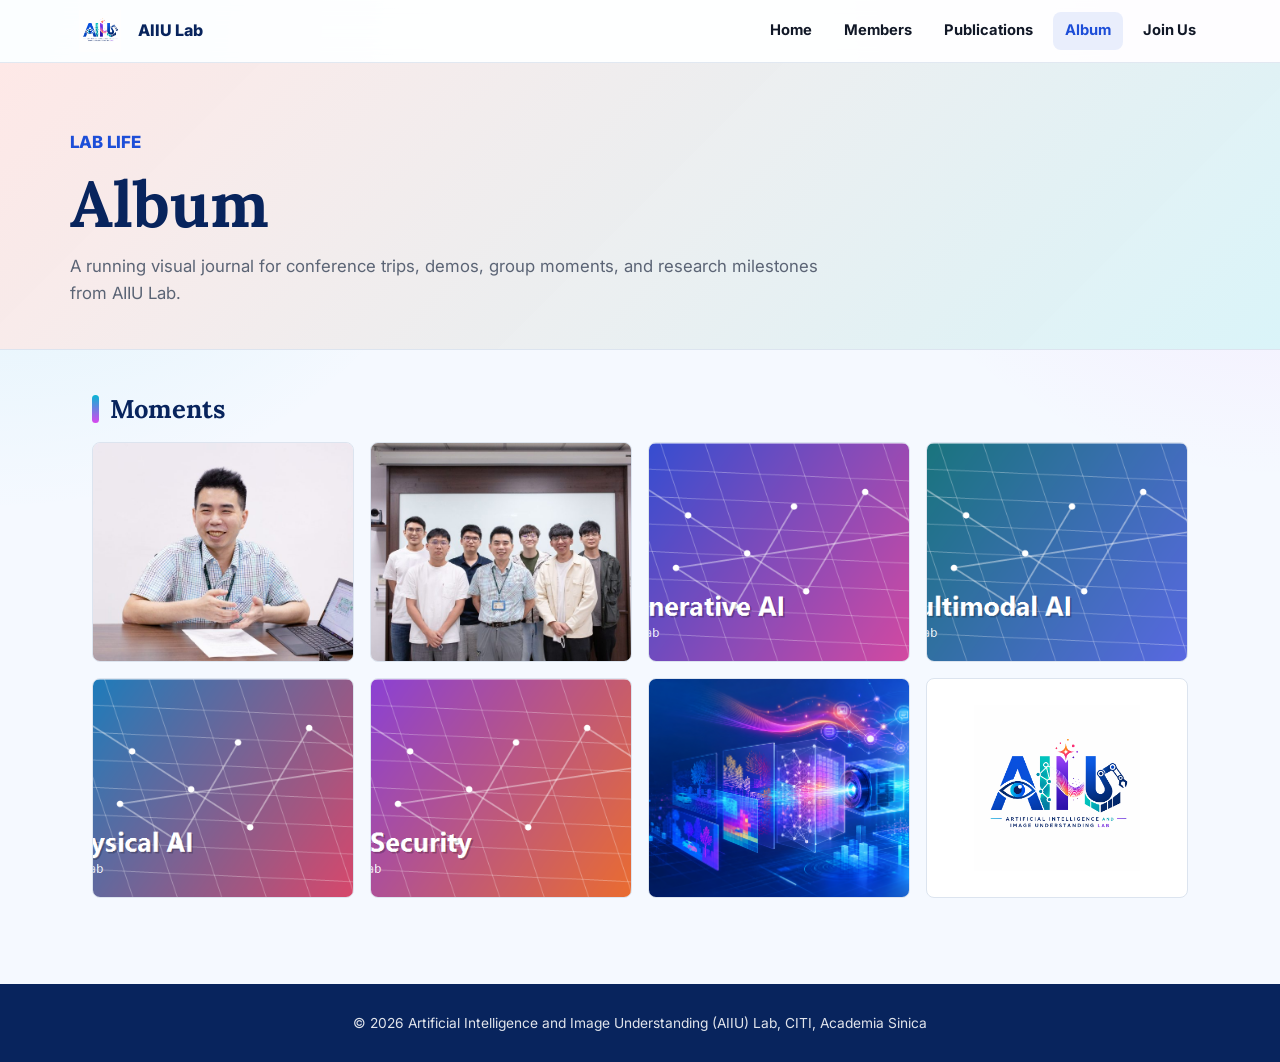
<file: album.html>
<!DOCTYPE html>
<html lang="en">
<head>
    <meta charset="UTF-8">
    <meta name="viewport" content="width=device-width, initial-scale=1.0">
    <title>Album | AIIU Lab</title>
    <link rel="stylesheet" href="style.css">
</head>
<body>
    <nav>
        <div class="nav-container">
            <a href="index.html" class="nav-logo">
                <img src="assets/AIIU_logo.png" alt="AIIU Lab Logo">
                <span>AIIU Lab</span>
            </a>
            <ul>
                <li><a href="index.html">Home</a></li>
                <li><a href="members.html">Members</a></li>
                <li><a href="publications.html">Publications</a></li>
                <li><a class="active" href="album.html">Album</a></li>
                <li><a href="joinus.html">Join Us</a></li>
            </ul>
        </div>
    </nav>

    <header class="page-hero album-hero">
        <div class="page-hero-inner">
            <p class="eyebrow">Lab Life</p>
            <h1>Album</h1>
            <p>A running visual journal for conference trips, demos, group moments, and research milestones from AIIU Lab.</p>
        </div>
    </header>

    <main class="container">
        <section>
            <div class="section-heading">
                <h2>Moments</h2>
            </div>
            <div class="album-grid">
                <article class="album-item" data-description="AIIU Lab profile photo from Academia Sinica research feature.">
                    <img src="assets/album/chen-jun-cheng-05.jpg" alt="Jun-Cheng Chen Academia Sinica research feature">
                </article>
                <article class="album-item" data-description="AIIU Lab research feature image from Academia Sinica.">
                    <img src="assets/album/chen-jun-cheng-06.jpg" alt="AIIU Lab Academia Sinica research feature">
                </article>
                <article class="album-item" data-description="WACV 2026 research highlights: generative control, stereo pose estimation, concept erasure, and domain-adaptive detection.">
                    <img src="assets/thumb-generative.png" alt="WACV 2026 research highlight">
                </article>
                <article class="album-item" data-description="CVPR 2025 and CVPR 2026 directions: deepfake detection, agentic data generation, and visual foundation models.">
                    <img src="assets/thumb-multimodal.png" alt="CVPR research highlight">
                </article>
                <article class="album-item" data-description="Physical AI and 3D perception: stereo geometry, object pose, and dynamic scene rendering.">
                    <img src="assets/thumb-physical-ai.png" alt="Physical AI research highlight">
                </article>
                <article class="album-item" data-description="AI security themes: watermark robustness, backdoors, adversarial attacks, and trustworthy generative AI.">
                    <img src="assets/thumb-security.png" alt="AI security research highlight">
                </article>
                <article class="album-item" data-description="AIIU Lab identity: artificial intelligence, image understanding, robotics, and multimodal reasoning.">
                    <img src="assets/aiiu-hero-banner.png" alt="AIIU Lab visual identity">
                </article>
                <article class="album-item album-logo-tile" data-description="More lab photos can be added here as conference, demo, and group images become available.">
                    <img src="assets/AIIU_logo.png" alt="AIIU Lab logo">
                </article>
            </div>
        </section>
    </main>

    <footer>&copy; 2026 Artificial Intelligence and Image Understanding (AIIU) Lab, CITI, Academia Sinica</footer>
</body>
</html>
</file>
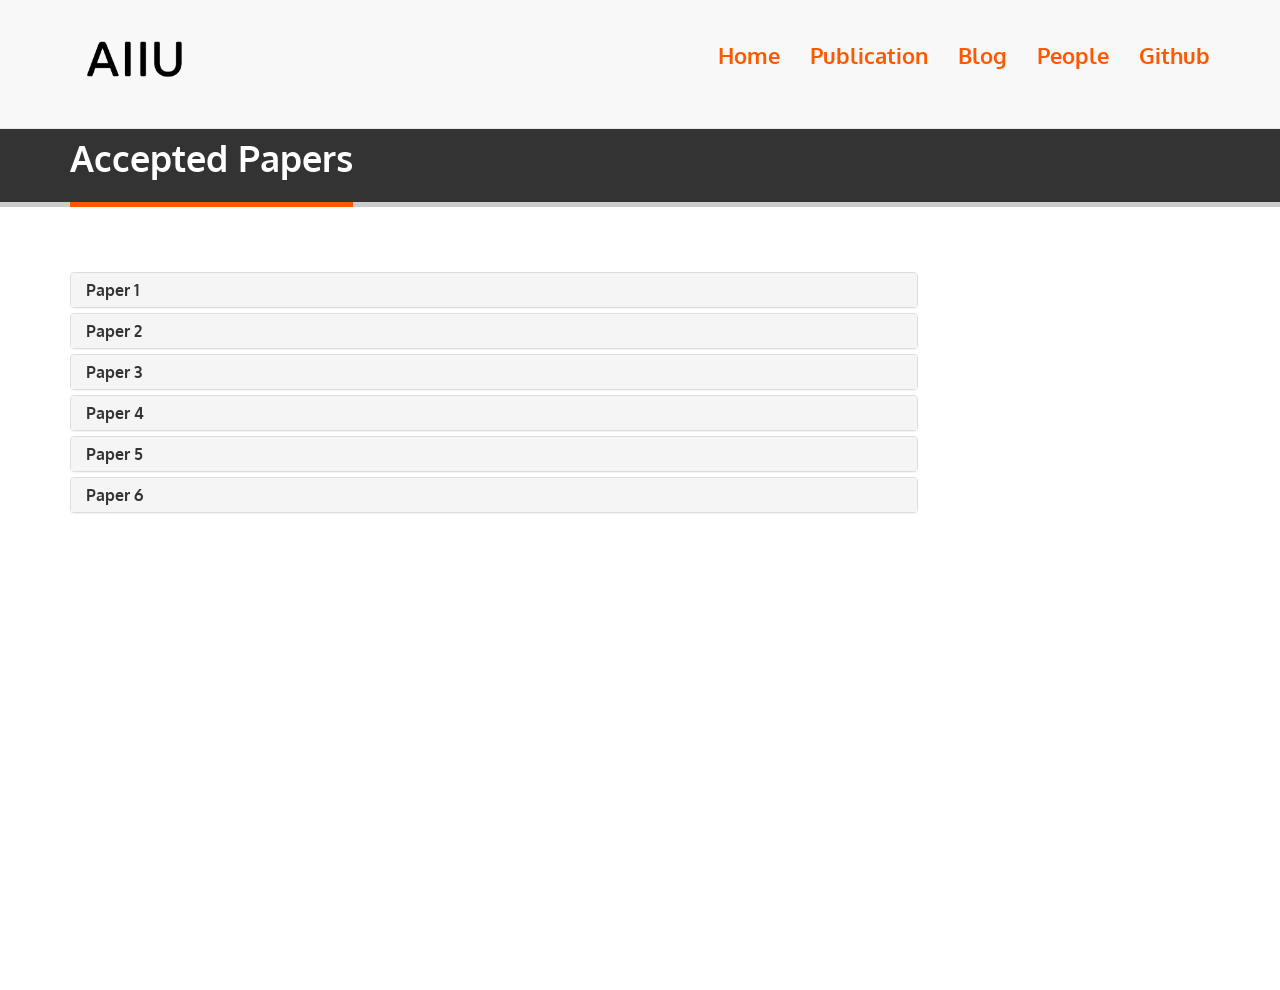
<file: components.html>
<!DOCTYPE html>
<html lang="zxx">

<head>
    <meta charset="utf-8">
    <meta http-equiv="X-UA-Compatible" content="IE=edge">
    <meta name="viewport" content="width=device-width, initial-scale=1">
    <meta name="description" content="Elsa, a multipurpose Template from Andreas Lautenschlager">
    <meta name="author" content="Andreas Lautenschlager - www.lautenschlager.de">

    <title>Artificial Intelligence and Image Understanding</title>

    <!-- normalize core CSS -->
    <link href="css/normalize.css" rel="stylesheet">

    <!-- Bootstrap core CSS -->
    <link href="bootstrap/css/bootstrap.min.css" rel="stylesheet">
    <link href="bootstrap/css/carousel.css" rel="stylesheet">
    <link href="bootstrap/fonts/glyphicons-halflings-regular.eot" rel="stylesheet">

    <!-- Load jQuery -->
    <script src="https://ajax.googleapis.com/ajax/libs/jquery/1.11.3/jquery.min.js"></script>

    <!-- IE10 viewport hack for Surface/desktop Windows 8 bug -->
    <link href="bootstrap/css/ie10-viewport-bug-workaround.css" rel="stylesheet">

    <script src="bootstrap/js/ie-emulation-modes-warning.js"></script>

    <!-- HTML5 shim and Respond.js for IE8 support of HTML5 elements and media queries -->
    <!--[if lt IE 9]>
      <script src="https://oss.maxcdn.com/html5shiv/3.7.2/html5shiv.min.js"></script>
      <script src="https://oss.maxcdn.com/respond/1.4.2/respond.min.js"></script>
    <![endif]-->

    <!-- Google Fonts - Change if needed -->
    <link href='https://fonts.googleapis.com/css?family=Source+Sans+Pro:400italic,400,700,300,600' rel='stylesheet' type='text/css'>
    <link href='https://fonts.googleapis.com/css?family=Oxygen:400,700,300' rel='stylesheet' type='text/css'>

    <!-- Font Awesome -->
    <link rel="stylesheet" href="https://maxcdn.bootstrapcdn.com/font-awesome/4.5.0/css/font-awesome.min.css">

    <!-- Menu shrinking -->
    <script type="text/javascript" src="js/menu.js"></script>

    <!-- Main styles of this template -->
    <link href="css/style.min.css?v=1.0.0" rel="stylesheet">

    <!-- Custom CSS. Input here your changes -->
    <link href="css/custom.css" rel="stylesheet">

</head>

<body>


    <!-- Navigation -->
    <div class="navbar navbar-default navbar-fixed-top" role="navigation">
            <div class="container">
                <div class="navbar-header page-scroll">
                    <button type="button" class="navbar-toggle" data-toggle="collapse" data-target=".navbar-ex1-collapse">
                        <span class="sr-only">Toggle navigation</span>
                        <span class="icon-bar"></span>
                        <span class="icon-bar"></span>
                        <span class="icon-bar"></span>
                    </button>
                    <a href="index.html"><img class="logo" src="img/aiiu_logo.png" alt="Logo"></a>
                </div>
                <nav class="collapse navbar-collapse navbar-ex1-collapse">
                    <ul class="nav navbar-nav navbar-right">
                        <li><a href="index.html"><h2>Home</h2></a></li>
                        <li><a href="components.html"><h2>Publication</h2></a></li>
                        <li><a href="blog-full-width.html"><h2>Blog</h2></a></li>
                        <li><a href="our-team.html"><h2>People</h2></h2></a></li>
                        <li><a href="https://github.com/aiiu-lab"><h2>Github</h2></a></li>
                    </ul>
                </nav>
                <!-- /.navbar-collapse -->
            </div>
            <!-- /.container -->
        </div>




    <!-- Page Header -->
    <div class="page-header">
        <div class="container">
            <div class="row">
                <div class="col-md-12">
                    <li> </li>
                </div>
            </div>
            <div class="row">
                <div class="col-md-12">
                    <h1>Accepted Papers</h1>
                </div>
            </div>
        </div>
    </div>





    <!--  Compontents  -->
    <section class="page-section padding-30">
        <div class="container">
            <div class="row">
                <!-- Content -->
                <div class="col-md-9">
                    <!-- Accordion -->
                    <div id="accordion">
                        <div class="panel-group" id="accordion">
                            <div class="panel panel-default">
                                <div class="panel-heading">
                                    <h4 class="panel-title"><a data-toggle="collapse" data-parent="#accordion" href="#collapse1">Paper 1</a></h4>
                                </div>
                                <div id="collapse1" class="panel-collapse collapse">
                                    <div class="panel-body">Lorem ipsum dolor sit amet, consectetur adipisicing elit, sed do eiusmod tempor incididunt ut labore et dolore magna aliqua. Ut enim ad minim veniam, quis nostrud exercitation ullamco laboris nisi ut aliquip ex ea commodo consequat.</div>
                                </div>
                            </div>
                            <div class="panel panel-default">
                                <div class="panel-heading">
                                    <h4 class="panel-title"><a data-toggle="collapse" data-parent="#accordion" href="#collapse2">Paper 2</a></h4>
                                </div>
                                <div id="collapse2" class="panel-collapse collapse">
                                    <div class="panel-body">Lorem ipsum dolor sit amet, consectetur adipisicing elit, sed do eiusmod tempor incididunt ut labore et dolore magna aliqua. Ut enim ad minim veniam, quis nostrud exercitation ullamco laboris nisi ut aliquip ex ea commodo consequat.</div>
                                </div>
                            </div>
                            <div class="panel panel-default">
                                <div class="panel-heading">
                                    <h4 class="panel-title"><a data-toggle="collapse" data-parent="#accordion" href="#collapse3">Paper 3</a></h4>
                                </div>
                                <div id="collapse3" class="panel-collapse collapse">
                                    <div class="panel-body">Lorem ipsum dolor sit amet, consectetur adipisicing elit, sed do eiusmod tempor incididunt ut labore et dolore magna aliqua. Ut enim ad minim veniam, quis nostrud exercitation ullamco laboris nisi ut aliquip ex ea commodo consequat.</div>
                                </div>
                            </div>
                            <div class="panel panel-default">
                                <div class="panel-heading">
                                    <h4 class="panel-title"><a data-toggle="collapse" data-parent="#accordion" href="#collapse3">Paper 4</a></h4>
                                </div>
                                <div id="collapse3" class="panel-collapse collapse">
                                    <div class="panel-body">Lorem ipsum dolor sit amet, consectetur adipisicing elit, sed do eiusmod tempor incididunt ut labore et dolore magna aliqua. Ut enim ad minim veniam, quis nostrud exercitation ullamco laboris nisi ut aliquip ex ea commodo consequat.</div>
                                </div>
                            </div>
                            <div class="panel panel-default">
                                    <div class="panel-heading">
                                        <h4 class="panel-title"><a data-toggle="collapse" data-parent="#accordion" href="#collapse3">Paper 5</a></h4>
                                    </div>
                                    <div id="collapse3" class="panel-collapse collapse">
                                        <div class="panel-body">Lorem ipsum dolor sit amet, consectetur adipisicing elit, sed do eiusmod tempor incididunt ut labore et dolore magna aliqua. Ut enim ad minim veniam, quis nostrud exercitation ullamco laboris nisi ut aliquip ex ea commodo consequat.</div>
                                    </div>
                            </div>
                            <div class="panel panel-default">
                                    <div class="panel-heading">
                                        <h4 class="panel-title"><a data-toggle="collapse" data-parent="#accordion" href="#collapse3">Paper 6</a></h4>
                                    </div>
                                    <div id="collapse3" class="panel-collapse collapse">
                                        <div class="panel-body">Lorem ipsum dolor sit amet, consectetur adipisicing elit, sed do eiusmod tempor incididunt ut labore et dolore magna aliqua. Ut enim ad minim veniam, quis nostrud exercitation ullamco laboris nisi ut aliquip ex ea commodo consequat.</div>
                                    </div>
                            </div>
                        </div>
                    </div>

    </section>



    <!-- <footer>
            <div class="container">
                    <h1>Contact Information</h1>
    
                    <div class="col-md-3 footer-menu">
                            <h4>About Us</h4>
                            <p>Nam liber tempor cum soluta nobis eleifend option congue nihil imperdiet doming id quod mazim placerat facer possim assum.</p>
                            <p>Lorem ipsum dolor sit amet, consectetuer adipiscing elit, sed diam nonummy nibh euismod tincidunt ut laoreet dolore magna aliquam erat volutpat. </p>
                            <a href="about-us.html">
                                <button class="btn btn-primary">Read More</button>
                            </a>
                        </div>
                    
                    <div class="col-md-3 footer-menu">
                    
                    </div>
    
                
                    <div class="col-md-3 footer-menu">
                            <h4>Location</h4>
                        <div>
                            <address class="margin-bottom-30">
                                <p>Adress-1<br/>
                                Address-2<br/>
                                Address-3</p>
                            </address>
                        </div>
                    </div>
    
                    <div class="col-md-3 footer-menu">
                            <h4>Contact</h4>
                            <div class="margin-bottom-30">
                                    <p><i class="fa fa-phone"></i> Phone-1
                                        <br/>
                                        <i class="fa fa-fax"></i> Fax-1</p>
                                </div>
                                <div>
                                    <a href="https://lautenschlager.de">Websites-1</a>
                                    <br/>
                                    <a href="mailto:info@lautenschlager.de">email-1</a>
                                </div>
                    </div>
            </div>
        </footer> -->

    <!-- Scripts -->

    <!-- Loads Bootstrap Main JS -->
    <script src="bootstrap/js/bootstrap.min.js"></script>
    <!-- IE10 viewport hack for Surface/desktop Windows 8 bug -->
    <script src="bootstrap/js/ie10-viewport-bug-workaround.js"></script>

    <!-- Initiate Portoflio Script -->
    <script src="extensions/portfolio/isotope.min.js"></script>
    <script src="extensions/portfolio/portfolio.js"></script>

    <!-- Initiate Fancybox/Lightbox Script -->
    <script type="text/javascript" src="extensions/fancybox/jquery.fancybox.js"></script>
    <script type="text/javascript" src="extensions/fancybox/jquery.fancybox.pack.js"></script>
    <link rel="stylesheet" type="text/css" href="extensions/fancybox/jquery.fancybox.css" media="screen" />
    <script type="text/javascript" src="extensions/fancybox/jquery.fancybox-media.js"></script>

    <!-- Initiate owlCarousel -->
    <script src="extensions/owlcarousel/owl.carousel.js"></script>
    <link rel="stylesheet" href="extensions/owlcarousel/assets/owl.theme.default.min.css">
    <link rel="stylesheet" href="extensions/owlcarousel/assets/owl.carousel.min.css">
    <!-- Options owlCarousel -->
    <script>
        $('.owl-carousel').owlCarousel({
            loop: true,
            margin: 10,
            nav: true,
            responsive: {
                0: {
                    items: 1
                },
                600: {
                    items: 3
                },
                1000: {
                    items: 5
                }
            }
        })
    </script>

</body>

</html>
</file>
<file: style.css>
@import url('https://fonts.googleapis.com/css2?family=Inter:wght@400;500;600;700;800&family=Lora:wght@600;700&display=swap');

:root {
    --ink: #111827;
    --muted: #5b6475;
    --line: #dce4ef;
    --paper: #ffffff;
    --soft: #f5f9ff;
    --cobalt: #1d4ed8;
    --deep: #08245d;
    --cyan: #06b6d4;
    --teal: #14b8a6;
    --coral: #f9736a;
    --magenta: #d946ef;
    --green: #10b981;
    --shadow: 0 16px 40px rgba(21, 45, 94, 0.12);
    --radius: 8px;
}

* {
    box-sizing: border-box;
}

html {
    scroll-behavior: smooth;
}

body {
    margin: 0;
    font-family: Inter, "Noto Sans", Arial, sans-serif;
    color: var(--ink);
    line-height: 1.6;
    background:
        radial-gradient(circle at top left, rgba(6, 182, 212, 0.14), transparent 32rem),
        radial-gradient(circle at top right, rgba(217, 70, 239, 0.12), transparent 30rem),
        var(--soft);
}

a {
    color: var(--cobalt);
    text-decoration: none;
    transition: color 0.2s ease, border-color 0.2s ease, background 0.2s ease;
}

a:hover {
    color: var(--magenta);
}

h1,
h2,
h3 {
    margin: 0;
    line-height: 1.15;
}

h1,
h2 {
    font-family: Lora, Georgia, serif;
    color: var(--deep);
}

p {
    margin: 0;
}

nav {
    position: sticky;
    top: 0;
    z-index: 20;
    background: rgba(255, 255, 255, 0.9);
    border-bottom: 1px solid rgba(220, 228, 239, 0.85);
    backdrop-filter: blur(18px);
}

.nav-container {
    max-width: 1180px;
    margin: 0 auto;
    padding: 10px 22px;
    display: flex;
    align-items: center;
    justify-content: space-between;
    gap: 18px;
}

.nav-logo {
    display: flex;
    align-items: center;
    gap: 10px;
    min-width: max-content;
}

.nav-logo img {
    width: 56px;
    height: 42px;
    object-fit: contain;
}

.nav-logo span {
    color: var(--deep);
    font-weight: 800;
    letter-spacing: 0;
}

nav ul {
    display: flex;
    align-items: center;
    justify-content: flex-end;
    flex-wrap: wrap;
    gap: 8px;
    margin: 0;
    padding: 0;
    list-style: none;
}

nav li a {
    display: inline-flex;
    align-items: center;
    min-height: 36px;
    padding: 7px 12px;
    border-radius: var(--radius);
    color: var(--ink);
    font-weight: 700;
    font-size: 0.92rem;
}

nav li a:hover,
nav li a.active {
    color: var(--cobalt);
    background: rgba(29, 78, 216, 0.09);
}

.container {
    max-width: 1140px;
    margin: 0 auto;
    padding: 44px 22px;
}

.hero {
    position: relative;
    min-height: 560px;
    display: grid;
    align-items: end;
    overflow: hidden;
    background: var(--deep);
}

.hero-bg {
    position: absolute;
    inset: 0;
    width: 100%;
    height: 100%;
    object-fit: cover;
}

.hero-overlay {
    position: absolute;
    inset: 0;
    background:
        linear-gradient(90deg, rgba(4, 17, 46, 0.94) 0%, rgba(4, 17, 46, 0.78) 38%, rgba(4, 17, 46, 0.18) 100%),
        linear-gradient(0deg, rgba(4, 17, 46, 0.88), rgba(4, 17, 46, 0.12) 58%);
}

.hero-content {
    position: relative;
    width: min(1140px, 100%);
    margin: 0 auto;
    padding: 86px 22px 68px;
    color: #fff;
}

.eyebrow {
    margin-bottom: 12px;
    color: #a7f3ff;
    font-size: 0.82rem;
    font-weight: 800;
    text-transform: uppercase;
    letter-spacing: 0;
}

.hero h1 {
    max-width: 1040px;
    color: #fff;
    font-size: clamp(2.8rem, 7vw, 6.5rem);
    letter-spacing: 0;
}

.hero-copy {
    max-width: 840px;
    margin-top: 18px;
    color: rgba(255, 255, 255, 0.88);
    font-size: clamp(1rem, 1.8vw, 1.22rem);
}

.hero-tags {
    display: flex;
    flex-wrap: wrap;
    gap: 9px;
    margin-top: 24px;
}

.hero-tags span {
    padding: 7px 11px;
    border-radius: var(--radius);
    color: #ecfeff;
    background: rgba(255, 255, 255, 0.12);
    border: 1px solid rgba(255, 255, 255, 0.18);
    font-size: 0.86rem;
    font-weight: 700;
}

.hero-pi {
    margin-top: 20px;
    color: rgba(255, 255, 255, 0.86);
}

.hero-pi a {
    color: #67e8f9;
    border-bottom: 1px solid rgba(103, 232, 249, 0.5);
}

.intro-grid {
    display: grid;
    grid-template-columns: repeat(2, minmax(0, 1fr));
    gap: 18px;
}

.research-grid {
    display: grid;
    grid-template-columns: repeat(3, minmax(0, 1fr));
    gap: 16px;
}

.research-card {
    min-height: 235px;
    padding: 14px;
    background: var(--paper);
    border: 1px solid var(--line);
    border-radius: var(--radius);
    box-shadow: 0 8px 26px rgba(21, 45, 94, 0.07);
}

.research-card img {
    width: 100%;
    aspect-ratio: 16 / 9;
    object-fit: cover;
    border-radius: 6px;
    border: 1px solid var(--line);
}

.research-card h3 {
    margin-top: 14px;
    color: var(--deep);
    font-size: 1.05rem;
}

.research-card p {
    margin-top: 8px;
    color: var(--muted);
    font-size: 0.92rem;
}

.mission-panel {
    padding: 26px;
    background: var(--paper);
    border: 1px solid var(--line);
    border-radius: var(--radius);
    box-shadow: 0 8px 26px rgba(21, 45, 94, 0.07);
}

.mission-panel h2,
.section-heading h2 {
    color: var(--deep);
    font-size: 1.6rem;
}

.mission-panel p {
    margin-top: 12px;
    color: var(--muted);
}

.section-heading {
    display: flex;
    justify-content: space-between;
    align-items: end;
    gap: 18px;
    margin-bottom: 18px;
}

.section-heading h2 {
    display: flex;
    align-items: center;
    gap: 11px;
}

.section-heading h2::before {
    content: "";
    width: 7px;
    height: 28px;
    border-radius: 999px;
    background: linear-gradient(180deg, var(--cyan), var(--magenta));
}

.section-heading > a {
    font-weight: 800;
    font-size: 0.92rem;
}

.news-list {
    display: grid;
    gap: 10px;
}

.news-item {
    display: grid;
    grid-template-columns: 116px minmax(0, 1fr);
    gap: 16px;
    align-items: start;
    padding: 16px 18px;
    background: rgba(255, 255, 255, 0.92);
    border: 1px solid var(--line);
    border-left: 5px solid var(--cyan);
    border-radius: var(--radius);
}

.news-date {
    color: var(--cobalt);
    font-weight: 800;
    font-size: 0.9rem;
}

.news-content {
    color: var(--muted);
}

.work-grid {
    display: grid;
    gap: 16px;
}

.work-card {
    display: grid;
    grid-template-columns: 250px minmax(0, 1fr);
    gap: 20px;
    align-items: center;
    padding: 16px;
    background: var(--paper);
    border: 1px solid var(--line);
    border-radius: var(--radius);
    box-shadow: 0 8px 26px rgba(21, 45, 94, 0.07);
}

.work-card img {
    width: 100%;
    aspect-ratio: 16 / 9;
    object-fit: cover;
    border-radius: 6px;
    border: 1px solid var(--line);
    background: #eef6ff;
}

.work-info {
    min-width: 0;
}

.work-venue,
.pub-venue {
    display: inline-flex;
    width: fit-content;
    margin-bottom: 8px;
    padding: 4px 8px;
    border-radius: 6px;
    color: #075985;
    background: rgba(6, 182, 212, 0.14);
    font-size: 0.78rem;
    font-weight: 800;
}

.work-info h3 {
    color: var(--deep);
    font-size: 1.15rem;
}

.work-authors {
    margin-top: 6px;
    color: var(--muted);
    font-size: 0.9rem;
}

.work-info p:not(.work-authors) {
    margin-top: 10px;
    color: var(--muted);
    font-size: 0.93rem;
}

.work-links,
.pub-links {
    display: flex;
    flex-wrap: wrap;
    gap: 8px;
    margin-top: 12px;
}

.work-links a,
.pub-links a,
.work-links span,
.pub-links span {
    display: inline-flex;
    align-items: center;
    min-height: 30px;
    padding: 5px 9px;
    border-radius: 6px;
    font-size: 0.82rem;
    font-weight: 800;
}

.work-links a,
.pub-links a {
    color: #fff;
    background: linear-gradient(135deg, var(--cobalt), var(--teal));
}

.work-links a:hover,
.pub-links a:hover {
    color: #fff;
    background: linear-gradient(135deg, var(--magenta), var(--coral));
}

.work-links span,
.pub-links span {
    color: var(--muted);
    background: #edf2f7;
}

.page-hero {
    padding: 54px 22px 42px;
    background: linear-gradient(135deg, rgba(6, 182, 212, 0.18), rgba(217, 70, 239, 0.12)), #fff;
    border-bottom: 1px solid var(--line);
}

.page-hero-inner {
    max-width: 1140px;
    margin: 0 auto;
}

.page-hero h1 {
    color: var(--deep);
    font-size: clamp(2.2rem, 5vw, 4rem);
}

.page-hero p {
    max-width: 760px;
    margin-top: 12px;
    color: var(--muted);
    font-size: 1.05rem;
}

.page-hero .eyebrow {
    color: var(--cobalt);
}

.pub-tools {
    display: flex;
    flex-wrap: wrap;
    justify-content: space-between;
    gap: 14px;
    margin-bottom: 22px;
}

.pub-filters {
    display: flex;
    flex-wrap: wrap;
    gap: 8px;
}

.pub-filter {
    min-height: 36px;
    padding: 7px 11px;
    border: 1px solid var(--line);
    border-radius: var(--radius);
    color: var(--ink);
    background: #fff;
    font: inherit;
    font-size: 0.9rem;
    font-weight: 800;
    cursor: pointer;
}

.pub-filter.active,
.pub-filter:hover {
    color: #fff;
    border-color: var(--cobalt);
    background: var(--cobalt);
}

.pub-search {
    width: min(100%, 320px);
    min-height: 38px;
    padding: 8px 12px;
    border: 1px solid var(--line);
    border-radius: var(--radius);
    color: var(--ink);
    font: inherit;
}

.pub-section {
    margin-top: 28px;
}

.pub-section h2 {
    margin-bottom: 14px;
    color: var(--deep);
    font-size: 1.45rem;
}

.pub-list {
    display: grid;
    gap: 14px;
}

.pub-card {
    display: grid;
    grid-template-columns: 210px minmax(0, 1fr);
    gap: 18px;
    padding: 14px;
    background: var(--paper);
    border: 1px solid var(--line);
    border-radius: var(--radius);
}

.pub-card img {
    width: 100%;
    aspect-ratio: 16 / 9;
    object-fit: cover;
    border: 1px solid var(--line);
    border-radius: 6px;
    background: #eef6ff;
}

.pub-title {
    display: block;
    color: var(--deep);
    font-weight: 800;
    line-height: 1.3;
}

.pub-authors,
.pub-meta {
    margin-top: 6px;
    color: var(--muted);
    font-size: 0.91rem;
}

.pub-meta {
    color: #334155;
}

.pub-year {
    color: var(--magenta);
    font-weight: 800;
}

.member-list,
.alumni-list {
    max-width: 950px;
    margin: 0 auto;
    padding: 0;
    list-style: none;
}

.people-hero {
    background: linear-gradient(135deg, rgba(20, 184, 166, 0.16), rgba(29, 78, 216, 0.13)), #fff;
}

.album-hero {
    background: linear-gradient(135deg, rgba(249, 115, 106, 0.16), rgba(6, 182, 212, 0.15)), #fff;
}

.join-hero {
    background: linear-gradient(135deg, rgba(217, 70, 239, 0.15), rgba(16, 185, 129, 0.14)), #fff;
}

.people-grid,
.join-grid {
    display: grid;
    grid-template-columns: repeat(3, minmax(0, 1fr));
    gap: 16px;
}

.pi-grid {
    grid-template-columns: minmax(0, 1fr);
}

.person-card,
.join-card {
    display: grid;
    gap: 14px;
    align-content: start;
    min-height: 100%;
    padding: 18px;
    background: var(--paper);
    border: 1px solid var(--line);
    border-radius: var(--radius);
    box-shadow: 0 8px 26px rgba(21, 45, 94, 0.07);
}

.featured-person {
    grid-template-columns: 180px minmax(0, 1fr);
    align-items: center;
}

.person-photo,
.person-initials {
    width: 112px;
    height: 112px;
    border-radius: 50%;
    border: 3px solid #fff;
    box-shadow: 0 12px 26px rgba(21, 45, 94, 0.16);
}

.featured-person .person-photo {
    width: 160px;
    height: 160px;
}

.person-photo {
    object-fit: cover;
    background: #eef6ff;
}

.person-initials {
    display: grid;
    place-items: center;
    color: #fff;
    background: linear-gradient(135deg, var(--cobalt), var(--magenta));
    font-weight: 800;
    font-size: 1.65rem;
}

.person-kicker {
    color: var(--cobalt);
    font-size: 0.78rem;
    font-weight: 800;
    text-transform: uppercase;
    letter-spacing: 0;
}

.person-info h3,
.join-card h3 {
    color: var(--deep);
    font-size: 1.2rem;
}

.person-info p,
.join-card p {
    margin-top: 6px;
    color: var(--muted);
    font-size: 0.92rem;
}

.person-focus {
    min-height: 66px;
}

.person-links {
    display: flex;
    flex-wrap: wrap;
    gap: 8px;
    margin-top: 14px;
}

.person-links a,
.person-links span {
    display: inline-flex;
    align-items: center;
    min-height: 30px;
    padding: 5px 9px;
    border-radius: 6px;
    font-size: 0.82rem;
    font-weight: 800;
}

.person-links a {
    color: #fff;
    background: linear-gradient(135deg, var(--cobalt), var(--teal));
}

.person-links span {
    color: var(--muted);
    background: #edf2f7;
}

.alumni-head {
    color: var(--deep);
    background: linear-gradient(135deg, rgba(6, 182, 212, 0.11), rgba(29, 78, 216, 0.08));
    font-weight: 800;
}

.join-card {
    position: relative;
    overflow: hidden;
}

.join-card::before {
    content: "";
    position: absolute;
    inset: 0 0 auto;
    height: 4px;
    background: linear-gradient(90deg, var(--cyan), var(--magenta), var(--coral));
}

.join-icon {
    display: grid;
    place-items: center;
    width: 52px;
    height: 52px;
    border-radius: var(--radius);
    color: #fff;
    background: linear-gradient(135deg, var(--cobalt), var(--teal));
    font-weight: 800;
}

.member-item,
.alumni-item {
    display: grid;
    gap: 12px;
    align-items: center;
    padding: 14px;
    background: #fff;
    border: 1px solid var(--line);
    border-radius: var(--radius);
    margin-bottom: 10px;
}

.member-item {
    grid-template-columns: 58px minmax(0, 1fr);
}

.member-avatar {
    width: 58px;
    height: 58px;
    object-fit: contain;
    border-radius: 50%;
    background: #eef6ff;
    padding: 4px;
}

.member-info {
    display: grid;
    gap: 2px;
}

.member-name {
    color: var(--deep);
    font-weight: 800;
}

.member-role,
.member-research,
.member-links,
.alumni-period {
    color: var(--muted);
    font-size: 0.9rem;
}

.alumni-section {
    margin-top: 42px;
}

.alumni-item {
    grid-template-columns: 1.3fr 0.8fr 1.4fr;
}

.alumni-name,
.alumni-destination {
    font-weight: 700;
}

.footer-contact {
    background: #fff;
    border-top: 1px solid var(--line);
}

.contact-grid {
    display: grid;
    grid-template-columns: 1.25fr 1fr;
    gap: 28px;
    align-items: stretch;
}

.map-container iframe {
    width: 100%;
    height: 280px;
    border-radius: var(--radius);
}

.contact-info {
    padding: 24px;
    border-radius: var(--radius);
    background: linear-gradient(135deg, rgba(29, 78, 216, 0.08), rgba(6, 182, 212, 0.08));
    border: 1px solid var(--line);
}

.contact-info h3 {
    margin-bottom: 12px;
    color: var(--deep);
}

.contact-info p + p {
    margin-top: 10px;
}

.album-grid {
    display: grid;
    grid-template-columns: repeat(auto-fill, minmax(260px, 1fr));
    gap: 16px;
}

.album-item {
    position: relative;
    height: 220px;
    overflow: hidden;
    border-radius: var(--radius);
    border: 1px solid var(--line);
    background: #fff;
}

.album-item img {
    width: 100%;
    height: 100%;
    object-fit: cover;
    display: block;
    transition: transform 0.35s ease;
}

.album-logo-tile {
    background: #fff;
}

.album-logo-tile img {
    object-fit: contain;
    padding: 26px;
}

.album-item::after {
    content: attr(data-description);
    position: absolute;
    inset: auto 0 0;
    padding: 42px 14px 14px;
    color: #fff;
    background: linear-gradient(to top, rgba(4, 17, 46, 0.88), transparent);
    font-size: 0.88rem;
    font-weight: 700;
    opacity: 0;
    transition: opacity 0.25s ease;
}

.album-item:hover img {
    transform: scale(1.05);
}

.album-item:hover::after {
    opacity: 1;
}

section {
    margin-bottom: 42px;
}

footer {
    padding: 28px 22px;
    color: rgba(255, 255, 255, 0.88);
    background: var(--deep);
    text-align: center;
    font-size: 0.86rem;
}

@media (max-width: 850px) {
    .nav-container {
        align-items: flex-start;
        flex-direction: column;
    }

    nav ul {
        justify-content: flex-start;
    }

    .hero {
        min-height: 640px;
    }

    .intro-grid,
    .research-grid,
    .people-grid,
    .join-grid,
    .contact-grid {
        grid-template-columns: 1fr;
    }

    .featured-person {
        grid-template-columns: 1fr;
    }

    .work-card,
    .pub-card {
        grid-template-columns: 1fr;
    }

    .work-card img,
    .pub-card img {
        max-height: 260px;
    }
}

@media (max-width: 600px) {
    .container {
        padding: 34px 16px;
    }

    .hero-content,
    .page-hero {
        padding-left: 16px;
        padding-right: 16px;
    }

    .section-heading,
    .pub-tools {
        align-items: flex-start;
        flex-direction: column;
    }

    .news-item {
        grid-template-columns: 1fr;
        gap: 4px;
    }

    .alumni-item {
        grid-template-columns: 1fr;
    }
}
</file>
<file: css/custom.css>
/** Please add your Custom CSS here **/
</file>
<file: bootstrap/css/ie10-viewport-bug-workaround.css>
/*!
 * IE10 viewport hack for Surface/desktop Windows 8 bug
 * Copyright 2014-2015 Twitter, Inc.
 * Licensed under MIT (https://github.com/twbs/bootstrap/blob/master/LICENSE)
 */

/*
 * See the Getting Started docs for more information:
 * http://getbootstrap.com/getting-started/#support-ie10-width
 */
@-webkit-viewport { width: device-width; }
@-moz-viewport    { width: device-width; }
@-ms-viewport     { width: device-width; }
@-o-viewport      { width: device-width; }
@viewport         { width: device-width; }
</file>
<file: css/style.min.css>
.hero-header,.product-header{background-repeat:no-repeat;background-attachment:scroll;background-position:center center}#fancybox-loading,.btn-default.focus,.btn-default:focus,.btn-primary.focus,.btn-primary:focus,.cta-primary .btn-primary.focus,.cta-primary .btn-primary:focus{cursor:pointer}.testmonials p,blockquote{font-style:italic}.fancybox-nav,.footer-blog ul li a:active,.footer-blog ul li a:hover,.footer-blog ul li a:link,.footer-blog ul li a:visited,.portfolio-section figure .inner-overlay-content.with-icons a,.sidebar .nav>li>a,.vide-icon,.vide-icon:active,.vide-icon:hover,.vide-icon:link,.vide-icon:visited,a:focus,a:hover,footer a:active,footer a:hover,footer a:link,footer a:visited,ul.filter>li>a:focus,ul.filter>li>a:hover{text-decoration:none}body,html{height:100%;font-family:'Source Sans Pro',sans-serif;color:#7a7c82;margin-top:25px}@media (min-width:768px){body{margin-top:65px}}h1,h2,h3,h4,h5,h6{font-family:Oxygen,sans-serif;margin-top:0;font-weight:600}.title-light,p{font-family:'Source Sans Pro',sans-serif}blockquote,p{font-weight:400;line-height:25px;color:#7a7c82}a,h1,h2,span{color:#FF5800}h3,h4,h5,h6{color:#333}h1{font-size:24px;line-height:55px}h2{font-size:22px;line-height:40px}h3{font-size:20px;line-height:20px}h4{font-size:17px;line-height:14px}h5{font-size:16px;line-height:12px}blockquote,h6,p{font-size:14px}h6{line-height:10px}p{margin-bottom:15px}.title-underline,.title-underline-center{height:3px;width:70px;background-color:#ff5800;margin-top:5px;margin-bottom:30px}a:focus,a:hover{color:#c84600;outline:0}.title-section{font-size:42px}.title-regular{font-weight:500;color:#333}.title-underline{margin-left:0}.title-light{font-weight:300}.text-center{text-align:center}.text-white{color:#fff}.box-icon{color:#ff5800;position:relative;line-height:0;font-size:36px}.box-icon-absolute{position:absolute;top:0;left:0}.social-icon{font-size:24px;padding:0 4px}.btn-primary{background-color:#FF5800;border-color:#c84600;color:#FFF;outline:0}.btn-primary.active,.btn-primary.active.focus,.btn-primary.active:focus,.btn-primary.active:hover,.btn-primary.focus,.btn-primary:active,.btn-primary:active.focus,.btn-primary:active:focus,.btn-primary:active:hover,.btn-primary:focus,.btn-primary:hover,.open>.dropdown-toggle.btn-primary{color:#fff;background-color:#c84600;border-color:#FF5800;outline:0}.btn-default{background-color:#FF5800;border-color:#c84600;color:#FFF;outline:0}.btn-default.active,.btn-default.active.focus,.btn-default.active:focus,.btn-default.active:hover,.btn-default.focus,.btn-default:active,.btn-default:active.focus,.btn-default:active:focus,.btn-default:active:hover,.btn-default:focus,.btn-default:hover,.open>.dropdown-toggle.btn-default{color:#fff;background-color:#c84600;border-color:#FF5800;outline:0}.input-group-btn:last-child>.btn,.input-group-btn:last-child>.btn-group{padding:3px 5px}.btn-link{color:#FF5800}.form-control,.progress-skillbar-title{color:#7a7c82}.form-control{width:100%;padding:6px 12px;border:none;-webkit-border-radius:0;-moz-border-radius:0;border-radius:0;background-color:#eee;font-size:14px}.form-control:focus{-webkit-box-shadow:0 0 0;-moz-box-shadow:0 0 0;border:none;outline:0}.progress-bar{background-color:#ff5800;line-height:15px}.progress{height:15px}.progress-completed{margin-left:10px;color:#7a7c82}.nav-tabs>li.active>a,.nav-tabs>li.active>a:focus,.nav-tabs>li.active>a:hover{background-color:#ff5800;color:#fff}.tabs .nav-tabs li.active a{color:#fff}.tab-pane{padding:15px 0}.pagination>.active>a,.pagination>.active>a:focus,.pagination>.active>a:hover,.pagination>.active>span,.pagination>.active>span:focus,.pagination>.active>span:hover{background-color:#ff5800;border-color:#ff5800}.pagination>li>a,.pagination>li>span{color:#7a7c82}.list-group-item.active>.badge,.nav-pills>.active>a>.badge,.pagination>li>a:focus,.pagination>li>a:hover,.pagination>li>span:focus,.pagination>li>span:hover{color:#ff5800}.label-primary,.nav-pills>li.active>a,.nav-pills>li.active>a:focus,.nav-pills>li.active>a:hover{background-color:#ff5800}.list-group-item.active,.list-group-item.active:focus,.list-group-item.active:hover{background-color:#ff5800;border-color:#ff5800}.list-group-item.active .list-group-item-text,.list-group-item.active:focus .list-group-item-text,.list-group-item.active:hover .list-group-item-text{color:#fff}.panel-primary>.panel-heading{background-color:#ff5800;border-color:#ff5800}.panel-primary{border-color:#ff5800}.row-eq-height{display:-webkit-box;display:-webkit-flex;display:-ms-flexbox;display:flex}.page-section,.page-section-no-padding{width:100%;display:block;position:relative;overflow:hidden}.img-responsive{width:100%;height:auto}.divider{margin:0;border-top:1px solid #eee}.page-section{padding:130px 0}.section-grey{background-color:#eee;-webkit-box-shadow:inset 0 0 7px rgba(0,0,0,.07);-moz-box-shadow:inset 0 0 7px rgba(0,0,0,.07);box-shadow:inset 0 0 7px rgba(0,0,0,.07)}.col-centered{display:inline-block;float:none;text-align:left;margin-right:-4px}.padding-0{padding:0}.margin-0{margin:0}.margin-bottom-10{margin-bottom:10px}.margin-bottom-15{margin-bottom:15px}.margin-bottom-25{margin-bottom:25px}.margin-bottom-30{margin-bottom:30px}.margin-bottom-35{margin-bottom:35px}.margin-bottom-40{margin-bottom:40px}.margin-bottom-50{margin-bottom:50px}.margin-bottom-60{margin-bottom:60px}.margin-bottom-82{margin-bottom:82px}.margin-bottom-130{margin-bottom:130px}.margin-top-10{margin-top:10px}.margin-top-25{margin-top:25px}.margin-top-30{margin-top:30px}.margin-top-35{margin-top:35px}.margin-top-40{margin-top:40px}.margin-top-45{margin-top:45px}.margin-top-50{margin-top:50px}.margin-top-60{margin-top:60px}.margin-top-70{margin-top:70px}.margin-top-100{margin-top:100px}.margin-top-130{margin-top:130px}.margin-top-182{margin-top:182px}.padding-30{padding:30px 0}.padding-60{padding:60px 0}@media (max-width:991px){.container-fluid,.row{margin:0;padding:0}}.container-fluid>.navbar-collapse,.container-fluid>.navbar-header,.container>.navbar-collapse,.container>.navbar-header{margin-right:0;margin-left:0}.navbar-default .navbar-collapse,.navbar-default .navbar-form{border:none}.logo{max-width:150px;height:auto;padding:6px 0}@media(min-width:768px){.navbar{padding:20px 0;-webkit-transition:background .5s ease-in-out,padding .5s ease-in-out;-moz-transition:background .5s ease-in-out,padding .5s ease-in-out;transition:background .5s ease-in-out,padding .5s ease-in-out}.top-nav-collapse{padding:0}}.navbar-nav{margin-top:0}.navbar-default .navbar-nav>.active>a,.navbar-default .navbar-nav>.active>a:focus,.navbar-default .navbar-nav>.active>a:hover{background-color:initial;color:#FF5800}.navbar-default .navbar-nav>li>a:focus,.navbar-default .navbar-nav>li>a:hover{color:#FF5800}.navbar-default .navbar-nav>li>a{color:#7a7c82;font-size:16px;font-weight:600}@media (min-width:768px){.dropdown-menu>li>a{color:#7a7c82;background-color:initial}.dropdown-menu>.active>a,.dropdown-menu>.active>a:focus,.dropdown-menu>.active>a:hover,.dropdown-menu>li>a:focus,.dropdown-menu>li>a:hover{color:#fff;background-color:#FF5800}.dropdown-menu li a{width:200px;padding:6px 15px;font-size:14px;font-weight:600}ul.nav li.dropdown:hover ul.dropdown-menu{display:block;margin-top:0}}.dropdown-header{font-weight:600;padding:6px 15px;font-size:16px;color:#FF5800}.hero-header{-webkit-background-size:cover;-moz-background-size:cover;background-size:cover;-o-background-size:cover;text-align:center;color:#fff}.hero-header .intro-text{padding-top:100px;padding-bottom:50px}.hero-header .intro-text .intro-lead-in{font-style:italic;font-size:22px;line-height:22px;margin-bottom:25px}.hero-header .intro-text .intro-heading{font-weight:700;font-size:50px;line-height:50px;margin-bottom:25px}.hero-header .video-holder{margin:25px 0}.hero-header video{max-width:700px;width: 100%}@media (min-width:768px){.hero-header .intro-text{padding-top:300px;padding-bottom:200px}.hero-header .intro-text .intro-lead-in{font-style:italic;font-size:40px;line-height:40px;margin-bottom:25px}.hero-header .intro-text .intro-heading{font-weight:700;font-size:75px;line-height:75px;margin-bottom:50px}}.product-header{-webkit-background-size:cover;-moz-background-size:cover;background-size:cover;-o-background-size:cover;text-align:center;color:#fff}.product-header .header-content{text-align:center;padding:150px 0 50px;position:relative}.product-header .header-content .header-content-inner{position:relative;max-width:500px;margin:0 auto}.product-header .header-content .header-content-inner h1{margin-top:0;margin-bottom:30px;font-size:30px;color:#fff}.product-header .header-content .header-content-inner p{margin-top:0;margin-bottom:30px;font-size:16px;color:#fff}.product-header img{padding:50px 0}@media (min-width:768px){.product-header{min-height:100%}.product-header .header-content{text-align:left;padding:0;height:100vh}.product-header .header-content .header-content-inner{max-width:none;margin:0;position:absolute;top:50%;transform:translateY(-50%)}.product-header .header-content .header-content-inner h1{font-size:35px}}@media (min-width:992px){.product-header .header-content .header-content-inner h1{font-size:50px}}.carousel-caption h3,.carousel-caption p{color:#fff}.sidebar-header{color:#FF5800}.sidebar .nav>li>a{color:#333;border-bottom:1px solid #ccc;padding:10px;display:block;line-height:20px}.sidebar .caret-right{border-bottom:4px solid transparent;border-top:4px solid transparent;border-left:4px solid;display:inline-block;height:0;vertical-align:middle;width:0;margin-right:5px}.sidebar .widget{margin:0 0 20px}. .form-inline{display:inline}@media (max-width:500px){.form-inline{font-size:12px}}.page-header{background-color:#333;border-bottom:5px solid #ccc;margin:0 0 35px;min-height:50px;padding:20px 0;position:relative;text-align:left}.page-header .breadcrumb{background:0 0;margin:-3px 0 0;padding:0}.page-header h1{border-bottom:5px solid #FF5800;color:#FFF;display:inline-block;font-weight:600;margin:0 0 -25px;font-size:36px;padding:0 0 17px}.page-header li{color:#fff}.page-header-picture{background:center no-repeat #333;background-size:cover;text-align:center}.page-header-picture-content{background:rgba(0,0,0,.2);padding:150px 0}.page-header-picture-content h2{font-size:46px;color:#fff}.page-header-picture-content p{color:#fff;margin:0}.sec-alternative{background:#333}.sec-alternative h1,.sec-alternative h2,.sec-alternative h3,.sec-alternative h4,.sec-alternative h5,.sec-alternative h6,.sec-alternative p,.sec-alternative span.title-regular{color:#fff}.sec-alternative .title-underline{background-color:#fff}.sec-alternative .box-icon{color:#eee;line-height:0;font-size:36px}.cta h2,.cta-primary p{color:#fff}.cta{padding:20px 15px}.cta h2,.cta p{margin:0 0 15px;text-align:center}.cta h2{font-size:36px;font-weight:400}.cta h2 span{color:#fff;font-weight:700}.cta-button{margin:5px 0;text-align:center}.cta-button a{margin-right:15px}.cta-primary{background-color:#ff5800}.cta-primary .btn-primary{background-color:#fff;border-color:#c84600;color:#ff5800;outline:0}.btn-primary.active.focus,.cta-primary .btn-primary.active:focus,.cta-primary .btn-primary.active:hover,.cta-primary .btn-primary.activey,.cta-primary .btn-primary.focus,.cta-primary .btn-primary:active,.cta-primary .btn-primary:active.focus,.cta-primary .btn-primary:active:focus,.cta-primary .btn-primary:active:hover,.cta-primary .btn-primary:focus,.cta-primary .btn-primary:hover{color:#fff;background-color:#c84600;border-color:#FF5800;outline:0}.feature .fa,.intro .fa{display:block;color:#ff5800}@media (min-width:992px){.cta h2,.cta p{text-align:left;margin:0}.cta-button{text-align:right}}.fancybox-title-float-wrap,.feature-box .feature-box-icon,.filter-container,.filter-section h1,.portfolio-section figure .inner-overlay-content.with-icons,.product,.product ul,.video-container{text-align:center}.intro .fa{font-size:42px}.intro label{font-size:18px;margin:0}.intro label strong{font-size:52px}.feature .fa{font-size:64px;margin-bottom:14px}.feature-box{padding:15px 0}.feature-box h4{margin:0}.feature-box .feature-box-icon{background:#ff5800;border-radius:35px;color:#FFF;display:inline-block;float:left;height:35px;line-height:35px;margin-right:10px;position:relative;width:35px}.team-member h2{margin:0}.team-member h3{font-weight:400}.team-member .col-md-4{margin:50px 0}.team-content{padding:50px 10px}.team-content i{padding:0 10px;font-size:30px}.spotlight-img-cont{-webkit-background-size:cover;-moz-background-size:cover;background-size:cover;background-repeat:no-repeat;background-position:center center;min-height:450px;padding:30px 0}.spotlight-container{padding:30px 0}@media (min-width:992px){.spotlight-container{padding-top:60px;padding-bottom:60px}.spotlight-img-cont{margin:0}}.product{box-shadow:0 0 5px rgba(0,0,0,.5);color:#fff;line-height:30px;background-color:#333}.product ul{list-style:none;margin:0;padding-left:0}.product ul li{padding:10px 0}.product ul li i{margin-right:5px}.product .price{padding:40px 10px 20px;font-size:64px;font-weight:600}.product .price small{display:block;font-size:12px;margin-top:10px}.product .type{background-color:#FF5800;padding:20px;font-weight:900;text-transform:uppercase;font-size:30px}.popular .type{background-color:#333}.product .pricing-footer{padding:20px}.popular .pricing-footer .btn-primary{background-color:#fff;border-color:#c84600;color:#ff5800;outline:0}.popular .pricing-footer .btn-primary.focus,.popular .pricing-footer .btn-primary:focus{color:#fff;background-color:#c84600;border-color:#FF5800;cursor:pointer;outline:0}.popular .pricing-footer .btn-primary.active.focus,.popular .pricing-footer .btn-primary.active:focus,.popular .pricing-footer .btn-primary.active:hover,.popular .pricing-footer .btn-primary.activey,.popular .pricing-footer .btn-primary:active,.popular .pricing-footer .btn-primary:active.focus,.popular .pricing-footer .btn-primary:active:focus,.popular .pricing-footer .btn-primary:active:hover,.popular .pricing-footer .btn-primary:hover{color:#fff;background-color:#c84600;border-color:#FF5800;outline:0}.pricing-table>.col-lg-3,.pricing-table>.col-lg-4,.pricing-table>.col-md-3,.pricing-table>.col-md-4,.pricing-table>.col-sm-3,.pricing-table>.col-sm-4{padding-left:0;padding-right:0}@media (max-width:768px){.pricing-table>.col-lg-3,.pricing-table>.col-lg-4,.pricing-table>.col-md-3,.pricing-table>.col-md-4,.pricing-table>.col-sm-3,.pricing-table>.col-sm-4{padding-left:0;padding-right:0;margin:20px 0}}.product.popular{margin-top:-20px;background-color:#ff5800}.testmonial{padding:50px}.testmonial img{padding:25px}.blockquote-footer{background-color:initial;padding:0}.client-logo{-webkit-filter:grayscale(100%);filter:grayscale(100%)}.client-logo:hover{-webkit-filter:grayscale(0);filter:grayscale(0)}.blog-listing article{margin-bottom:50px}.blog-listing h2{margin-bottom:0}.blog-listing .img-thumbnail{margin-bottom:15px}.blog-listing .title-underline{margin-top:5px;margin-bottom:5px}.post-meta{font-size:14px;margin:0 0 15px}.post-meta span{margin-right:5px}ul.post-list{list-style:none;margin:0;padding:0}ul.post-list li{border-bottom:1px dotted #ccc;padding:15px 0}ul.post-list .post-image{float:left;margin-right:12px}ul.post-list .post-info{line-height:18px;padding:12px 0}ul.post-list .post-meta{color:#eee;font-size:.8em}.tags a{display:inline-block;margin:0 2px 5px 0;padding:3px 10px;border:1px solid #333;color:#333;letter-spacing:1px}.tags a:hover{background:#333;color:#fff;border:1px solid #eee}.post-block{border-top:1px solid #eee;margin:15px 0 0;padding:20px 0 15px}.post-block ul{padding:0}.post-block h3{font-weight:200;margin:20px 0}.post-block h3 i{margin-right:7px}.post-author .img-thumbnail{display:inline-block;max-width:150px;margin-right:15px}.post-author p{font-size:.9em;line-height:22px;margin:0;padding:0}ul.comments li{clear:both;padding:30px 0 0 115px;list-style:none}ul.comments li img.avatar{height:80px;width:80px}ul.comments li .img-thumbnail{margin-left:-115px;position:absolute}ul.comments .comment-block{background:#eee;padding:20px 20px 30px;position:relative}ul.comments .comment-block .comment-by{display:block;margin:0;padding:0 0 5px}@media (max-width:479px){ul.comments li{clear:both;padding:0 0 0 10px}ul.comments li .img-thumbnail{display:none}ul.comments .comment-block{margin:15px 0}}.testmonial-container{background-position:center top;background-size:100% auto}.testmonial-content{background:rgba(0,0,0,.5);padding:50px 0}.testmonial-content p{color:#fff}#map{height:742px}.map-page-header #map{height:400px}.contact-container{padding:100px 30px}footer{background-color:#222;padding:60px 0}footer a,footer p{color:#fff}footer ul{padding:0}.footer-blog ul li,.footer-menu ul li{list-style:none;padding:0 0 10px}.footer-logo{width:70px;margin-bottom:30px}.footer-menu h4{color:#fff;margin-bottom:30px}.footer-blog h4{color:#fff;margin-bottom:30px}footer .col-md-3{margin-bottom:35px}.footer2-container{background-color:#111;width:100%;background-position:center top;background-size:100% auto;padding:20px 0;margin:0}.video-container{background:center top fixed #333;background-size:100% auto;text-decoration:none}.video-content{background:rgba(0,0,0,.5);padding-top:50px;padding-bottom:50px;color:#fff;font-size:36px}.vide-icon{font-style:none;color:#eee;font-size:36px}.hovereffect{overflow:hidden}.hovereffect .overlay{width:100%;height:100%;position:absolute;overflow:hidden;top:0;left:0}.hovereffect img{display:block;position:relative;-webkit-transition:all .3s ease-in;transition:all .3s ease-in}.hovereffect .info{transition:all .3s ease-in;opacity:0;filter:alpha(opacity=0);color:#fff}.hovereffect:hover .info{opacity:1;filter:alpha(opacity=100);-webkit-transform:scale(1);-ms-transform:scale(1);transform:scale(1)}.hovereffect:hover img{-webkit-filter:brightness(50%);filter:brightness(50%)}.portfolio-section{padding-bottom:40px}.filter-section{padding-top:40px}.filter-container{padding:20px}ul.filter>li>a{color:#7a7c82;font-size:20px;line-height:40px}ul.filter>li>a:focus,ul.filter>li>a:hover{color:#c84600;outline:0}ul.filter>li.active a{color:#FF5800}ul.filter>li span{color:#7a7c82;font-size:20px;display:inline-block;margin:0 5px}.filter-section .filter-container .filter>li{padding:0;margin:0}.portfolio-section.port-col figure .overlay-background{background-color:#000;background-color:rgba(0,0,0,.4)}.portfolio-section figure{float:left;width:100%;position:relative}.portfolio-section figure img{width:100%;height:auto}.portfolio-section .article-title{text-align:center;float:left;width:100%;font-size:18px;line-height:24px;padding:10px 0 30px}.portfolio-section figure:hover .overlay{opacity:1;visibility:visible}.portfolio-section figure:hover .overlay-background{opacity:.8;visibility:visible}.portfolio-section figure .overlay-background{z-index:1;-webkit-transition:all .2s ease-in-out;-moz-transition:all .2s ease-in-out;-o-transition:all .2s ease-in-out;transition:all .2s ease-in-out;position:absolute;top:0;left:0;opacity:0;visibility:hidden;width:100%;height:100%}.portfolio-section figure .overlay-background .inner{position:absolute;left:0;right:0;bottom:0;top:0;margin:0;background-color:#c8e9c8;background-color:rgba(0,0,0,.8)}.portfolio-section figure .overlay{z-index:2;transition:all .2s ease-in-out;position:absolute;top:0;left:0;opacity:0;visibility:hidden;width:100%;height:100%}.portfolio-section figure .inner-overlay{display:table;width:100%;height:100%}.portfolio-section figure .inner-overlay-content{display:table-cell;vertical-align:middle;width:100%;padding:20px 40px}.portfolio-section figure .inner-overlay-content.with-icons a{width:40px;height:40px;line-height:42px;display:inline-block;margin:0 10px;font-size:20px;background:rgba(0,0,0,.9);color:#fff;border-radius:0}.isotopeSelector{padding-bottom:30px}.project-content{padding:20px}.isotopeSelector img{-webkit-transition:all 0s ease;-moz-transition:all 0s ease;-ms-transition:all 0s ease;-o-transition:all 0s ease;transition:all 0s ease}.isotopeSelector:hover img{-moz-transform:scale(1) rotate(0);-webkit-transform:scale(1) rotate(0);-o-transform:scale(1) rotate(0);-ms-transform:scale(1) rotate(0);transform:scale(1) rotate(0);-webkit-transition:all 0s ease;-moz-transition:all 0s ease;-ms-transition:all 0s ease;-o-transition:all 0s ease;transition:all 0s ease}.isotopeSelector figure{overflow:hidden;box-shadow:0 0 2px rgba(0,0,0,.2)}.portfolio-section .info-head{margin-bottom:10px}.portfolio-section .info-head h3{font-size:26px;line-height:20px;color:#FF5800}.portfolio-section .info a,.portfolio-section .info p,.portfolio-section .info-head h4{color:#fff}.grid:after{content:'';display:block;clear:both}.grid-item,.grid-sizer{width:33.333%}.grid-item{float:left}.grid-item img{display:block;max-width:100%}.isotpe-gallery{padding:0}.portfolio-details{font-size:12px}.portfolio-gallery{margin-top:30px;margin-bottom:30px}/*! fancyBox v2.1.5 fancyapps.com | fancyapps.com/fancybox/#license */.fancybox-image,.fancybox-inner,.fancybox-nav,.fancybox-nav span,.fancybox-outer,.fancybox-skin,.fancybox-tmp,.fancybox-wrap,.fancybox-wrap iframe,.fancybox-wrap object{padding:0;margin:0;border:0;outline:0;vertical-align:top}.fancybox-wrap{position:absolute;top:0;left:0;z-index:8020}.fancybox-inner,.fancybox-outer,.fancybox-skin{position:relative}.fancybox-skin{background:#f9f9f9;color:#444;text-shadow:none;-webkit-border-radius:4px;-moz-border-radius:4px;border-radius:4px}.fancybox-opened{z-index:8030}.fancybox-opened .fancybox-skin{-webkit-box-shadow:0 10px 25px rgba(0,0,0,.5);-moz-box-shadow:0 10px 25px rgba(0,0,0,.5);box-shadow:0 10px 25px rgba(0,0,0,.5)}.fancybox-inner{overflow:hidden}.fancybox-type-iframe .fancybox-inner{-webkit-overflow-scrolling:touch}.fancybox-error{color:#444;margin:0;padding:15px;white-space:nowrap}.fancybox-iframe,.fancybox-image{display:block;width:100%;height:100%}.fancybox-image{max-width:100%;max-height:100%}#fancybox-loading,.fancybox-close,.fancybox-next span,.fancybox-prev span{background-image:url(../img/fancybox/fancybox_sprite.png)}#fancybox-loading{position:fixed;top:50%;left:50%;margin-top:-22px;margin-left:-22px;background-position:0 -108px;opacity:.8;z-index:8060}.fancybox-close,.fancybox-nav,.fancybox-nav span{cursor:pointer;z-index:8040;position:absolute}#fancybox-loading div{width:44px;height:44px;background:url(../img/fancybox/fancybox_loading.gif) center center no-repeat}.fancybox-close{top:-18px;right:-18px;width:36px;height:36px}.fancybox-nav{top:0;width:40%;height:100%;background:url(../img/fancybox/blank.gif);-webkit-tap-highlight-color:transparent}.fancybox-prev{left:0}.fancybox-next{right:0}.fancybox-nav span{top:50%;width:36px;height:34px;margin-top:-18px;visibility:hidden}.fancybox-prev span{left:10px;background-position:0 -36px}.fancybox-next span{right:10px;background-position:0 -72px}.fancybox-nav:hover span{visibility:visible}.fancybox-tmp{position:absolute;top:-99999px;left:-99999px;visibility:hidden;max-width:99999px;max-height:99999px;overflow:visible!important}.fancybox-lock,.fancybox-lock body{overflow:hidden!important}.fancybox-lock{width:auto}.fancybox-lock-test{overflow-y:hidden!important}.fancybox-overlay{position:absolute;top:0;left:0;overflow:hidden;display:none;z-index:8010;background:url(../img/fancybox/fancybox_overlay.png)}.fancybox-overlay-fixed{position:fixed;bottom:0;right:0}.fancybox-lock .fancybox-overlay{overflow:auto;overflow-y:scroll}.fancybox-title{visibility:hidden;position:relative;text-shadow:none;z-index:8050}.fancybox-opened .fancybox-title{visibility:visible}.fancybox-title-float-wrap{position:absolute;bottom:0;right:50%;margin-bottom:-35px;z-index:8050}.fancybox-title-float-wrap .child{display:inline-block;margin-right:-100%;padding:2px 20px;background:0 0;background:rgba(0,0,0,.8);-webkit-border-radius:15px;-moz-border-radius:15px;border-radius:15px;text-shadow:0 1px 2px #222;color:#FFF;font-weight:700;line-height:24px;white-space:nowrap}.fancybox-title-outside-wrap{position:relative;margin-top:10px;color:#fff}.fancybox-title-inside-wrap{padding-top:10px}.fancybox-title-over-wrap{position:absolute;bottom:0;left:0;color:#fff;padding:10px;background:#000;background:rgba(0,0,0,.8)}html.fancybox-lock{overflow:visible!important}@media only screen and (-webkit-min-device-pixel-ratio:1.5),only screen and (min--moz-device-pixel-ratio:1.5),only screen and (min-device-pixel-ratio:1.5){#fancybox-loading,.fancybox-close,.fancybox-next span,.fancybox-prev span{background-image:url(../img/fancybox/fancybox_sprite@2x.png);background-size:44px 152px}#fancybox-loading div{background-image:url(../img/fancybox/fancybox_loading@2x.gif);background-size:24px 24px}}.owl-theme .owl-dots .owl-dot.active span,.owl-theme .owl-dots .owl-dot:hover span,.owl-theme .owl-nav [class*=owl-]{background:#FF5800!important}
</file>
